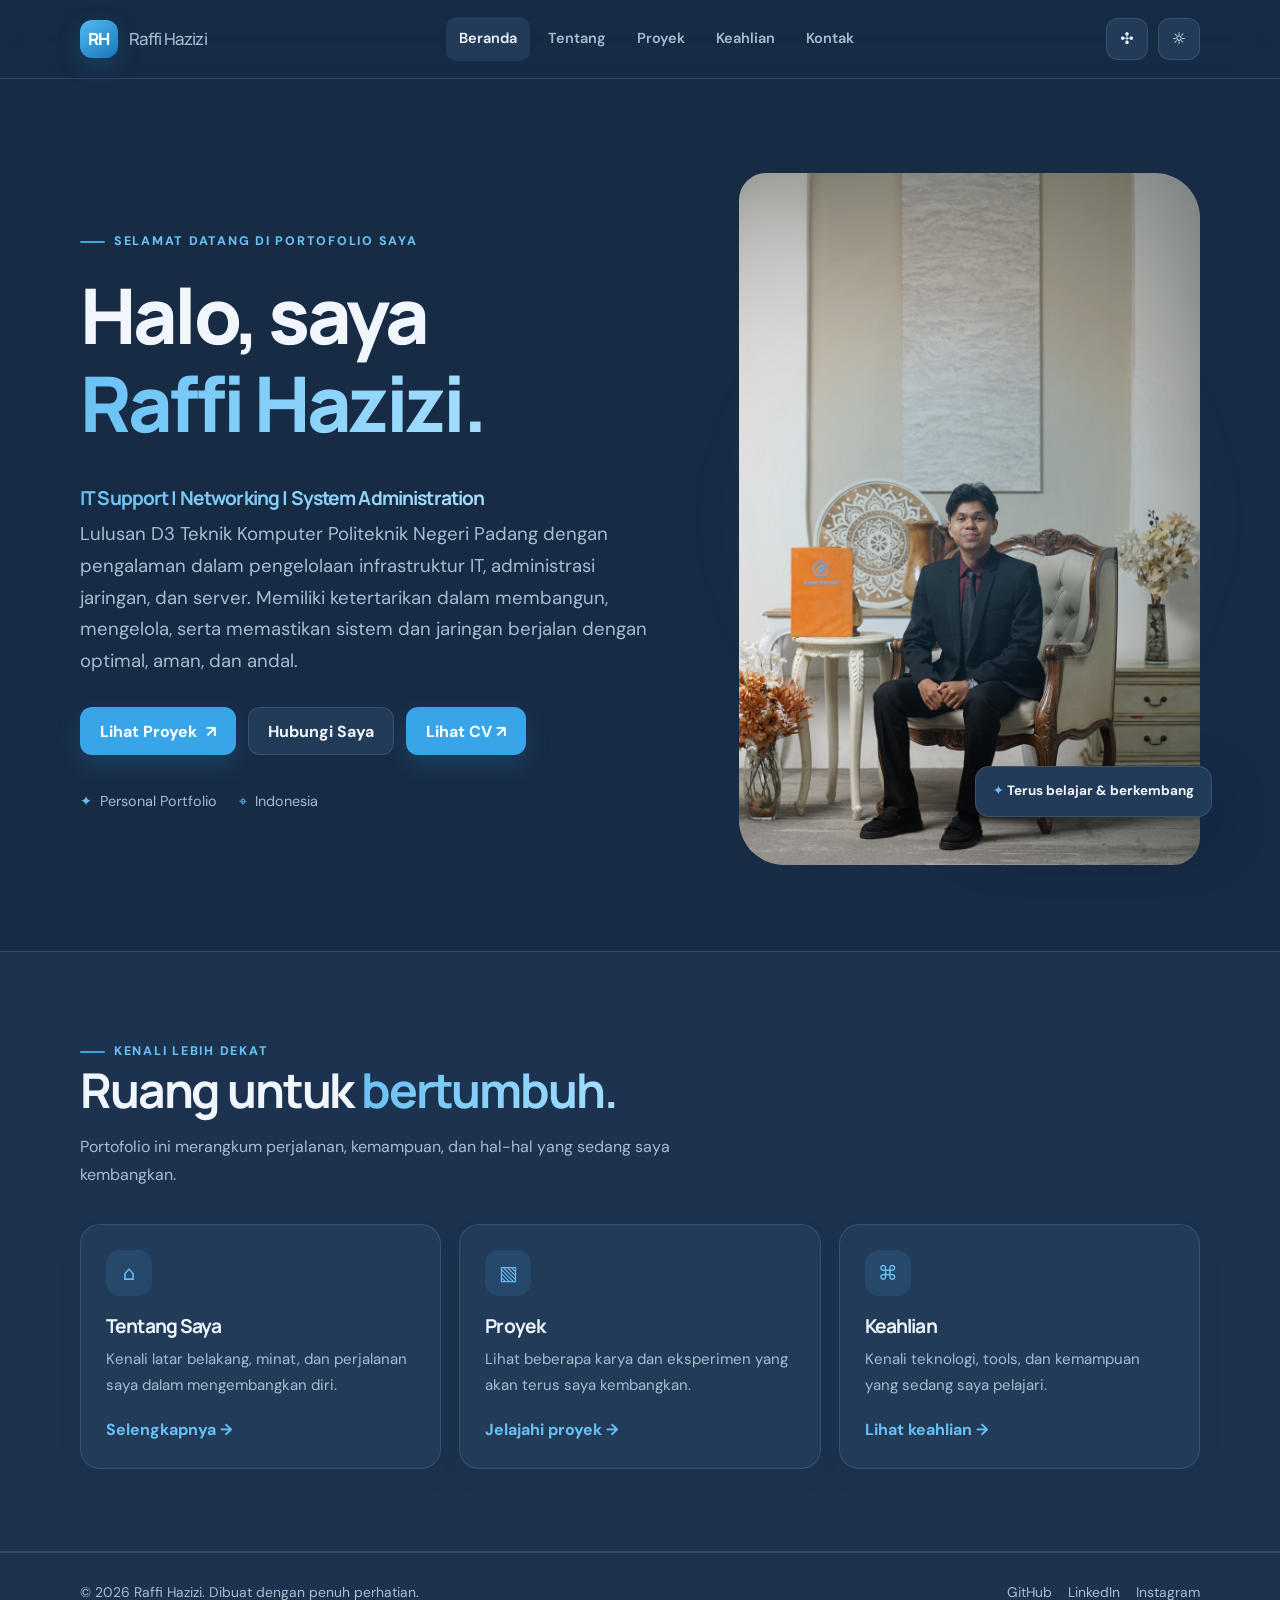
<file: index.html>
<!doctype html>
<html lang="id" data-theme="dark">
<head>
  <meta charset="utf-8">
  <meta name="viewport" content="width=device-width, initial-scale=1">
  <meta name="description" content="Portofolio pribadi Raffi Hazizi. Jelajahi profil, proyek, keahlian, dan informasi kontak.">
  <meta name="theme-color" content="#172b45">
  <title>Beranda | Raffi Hazizi</title>
  <link rel="stylesheet" href="css/style.css">
  <script>try{const t=localStorage.getItem('rh-theme');if(t==='light'||t==='dark')document.documentElement.dataset.theme=t;}catch(e){}</script>
</head>
<body>

<a class="skip-link" href="#main">Lewati ke konten</a>
<header class="site-header">
  <div class="container nav-wrap">
    <a class="brand" href="index.html" aria-label="Raffi Hazizi, beranda">
      <span class="brand-mark">RH</span><span>Raffi<span> Hazizi</span></span>
    </a>
    <nav class="nav-links" data-nav aria-label="Navigasi utama">
      <a href="index.html" aria-current="page">Beranda</a>
      <a href="about.html" >Tentang</a>
      <a href="projects.html" >Proyek</a>
      <a href="skills.html" >Keahlian</a>
      <a href="contact.html" >Kontak</a>
    </nav>
    <div class="nav-actions">
      <button class="icon-button cursor-toggle" type="button" data-cursor-toggle aria-label="Aktifkan custom cursor" aria-pressed="false" title="Custom cursor">✣</button>
      <button class="icon-button" type="button" data-theme-toggle aria-label="Aktifkan mode terang" title="Ganti tema"><span data-theme-icon>☼</span></button>
      <button class="menu-toggle" type="button" data-menu-toggle aria-label="Buka navigasi" aria-expanded="false">☰</button>
    </div>
  </div>
</header>


<main id="main">
  <section class="hero">
    <div class="container hero-grid">
      <div class="reveal">
        <span class="eyebrow">Selamat datang di portofolio saya</span>
        <h1>Halo, saya<br><span class="gradient-text">Raffi Hazizi.</span></h1>
        <h3><br> <span class="gradient-text">IT Support | Networking | System Administration</span></h3>

        <p class="lead">Lulusan D3 Teknik Komputer Politeknik Negeri Padang dengan pengalaman dalam pengelolaan infrastruktur IT, administrasi
        jaringan, dan server. Memiliki ketertarikan dalam membangun, mengelola, serta memastikan sistem dan jaringan berjalan
        dengan optimal, aman, dan andal.</p>
        <div class="hero-actions">
          <a class="btn btn-primary" href="projects.html">Lihat Proyek <span aria-hidden="true">↗</span></a>
          <a class="btn btn-secondary" href="contact.html">Hubungi Saya</a>
          <a href="assets/documents/CV_Raffi Hazizi.pdf" class="btn btn-primary" target="_blank" rel="noopener noreferrer">
            Lihat CV ↗
          </a>
        </div>
        <div class="hero-meta">
          <span><i>✦</i> Personal Portfolio</span>
          <span><i>⌖</i> Indonesia</span>
        </div>
      </div>
      <div class="profile-stage reveal">
        <div class="profile-glow"></div>
        <img src="assets/images/DSC01642.JPG"
     alt="Foto profil Raffi Hazizi"
     class="profile-photo">
        <div class="floating-note"><span>✦</span> Terus belajar & berkembang</div>
      </div>
    </div>
  </section>
  <section class="section section-muted">
    <div class="container">
      <div class="section-heading reveal">
        <span class="eyebrow">Kenali lebih dekat</span>
        <h2>Ruang untuk <span class="gradient-text">bertumbuh.</span></h2>
        <p>Portofolio ini merangkum perjalanan, kemampuan, dan hal-hal yang sedang saya kembangkan.</p>
      </div>
      <div class="cards-grid">
        <article class="card reveal"><div class="card-icon">⌂</div><h3>Tentang Saya</h3><p>Kenali latar belakang, minat, dan perjalanan saya dalam mengembangkan diri.</p><a class="text-link" href="about.html">Selengkapnya →</a></article>
        <article class="card reveal"><div class="card-icon">▧</div><h3>Proyek</h3><p>Lihat beberapa karya dan eksperimen yang akan terus saya kembangkan.</p><a class="text-link" href="projects.html">Jelajahi proyek →</a></article>
        <article class="card reveal"><div class="card-icon">⌘</div><h3>Keahlian</h3><p>Kenali teknologi, tools, dan kemampuan yang sedang saya pelajari.</p><a class="text-link" href="skills.html">Lihat keahlian →</a></article>
      </div>
    </div>
  </section>
</main>

<footer class="site-footer">
  <div class="container footer-wrap">
    <span>© <span data-year></span> Raffi Hazizi. Dibuat dengan penuh perhatian.</span>
    <div class="footer-social">
     <a href="https://github.com/Raffihazizi" data-placeholder-link aria-label="GitHub">GitHub</a>
      <a href="https://www.linkedin.com/in/raffi-hazizi/" data-placeholder-link aria-label="LinkedIn">LinkedIn</a>
      <a href="https://www.instagram.com/raffihzi/" data-placeholder-link aria-label="Instagram">Instagram</a>
    </div>
  </div>
</footer>
<div class="toast" data-toast role="status" aria-live="polite"></div>
<div class="custom-cursor" aria-hidden="true"></div><div class="custom-cursor-dot" aria-hidden="true"></div>
<script src="js/main.js"></script>
</body>
</html>
</file>
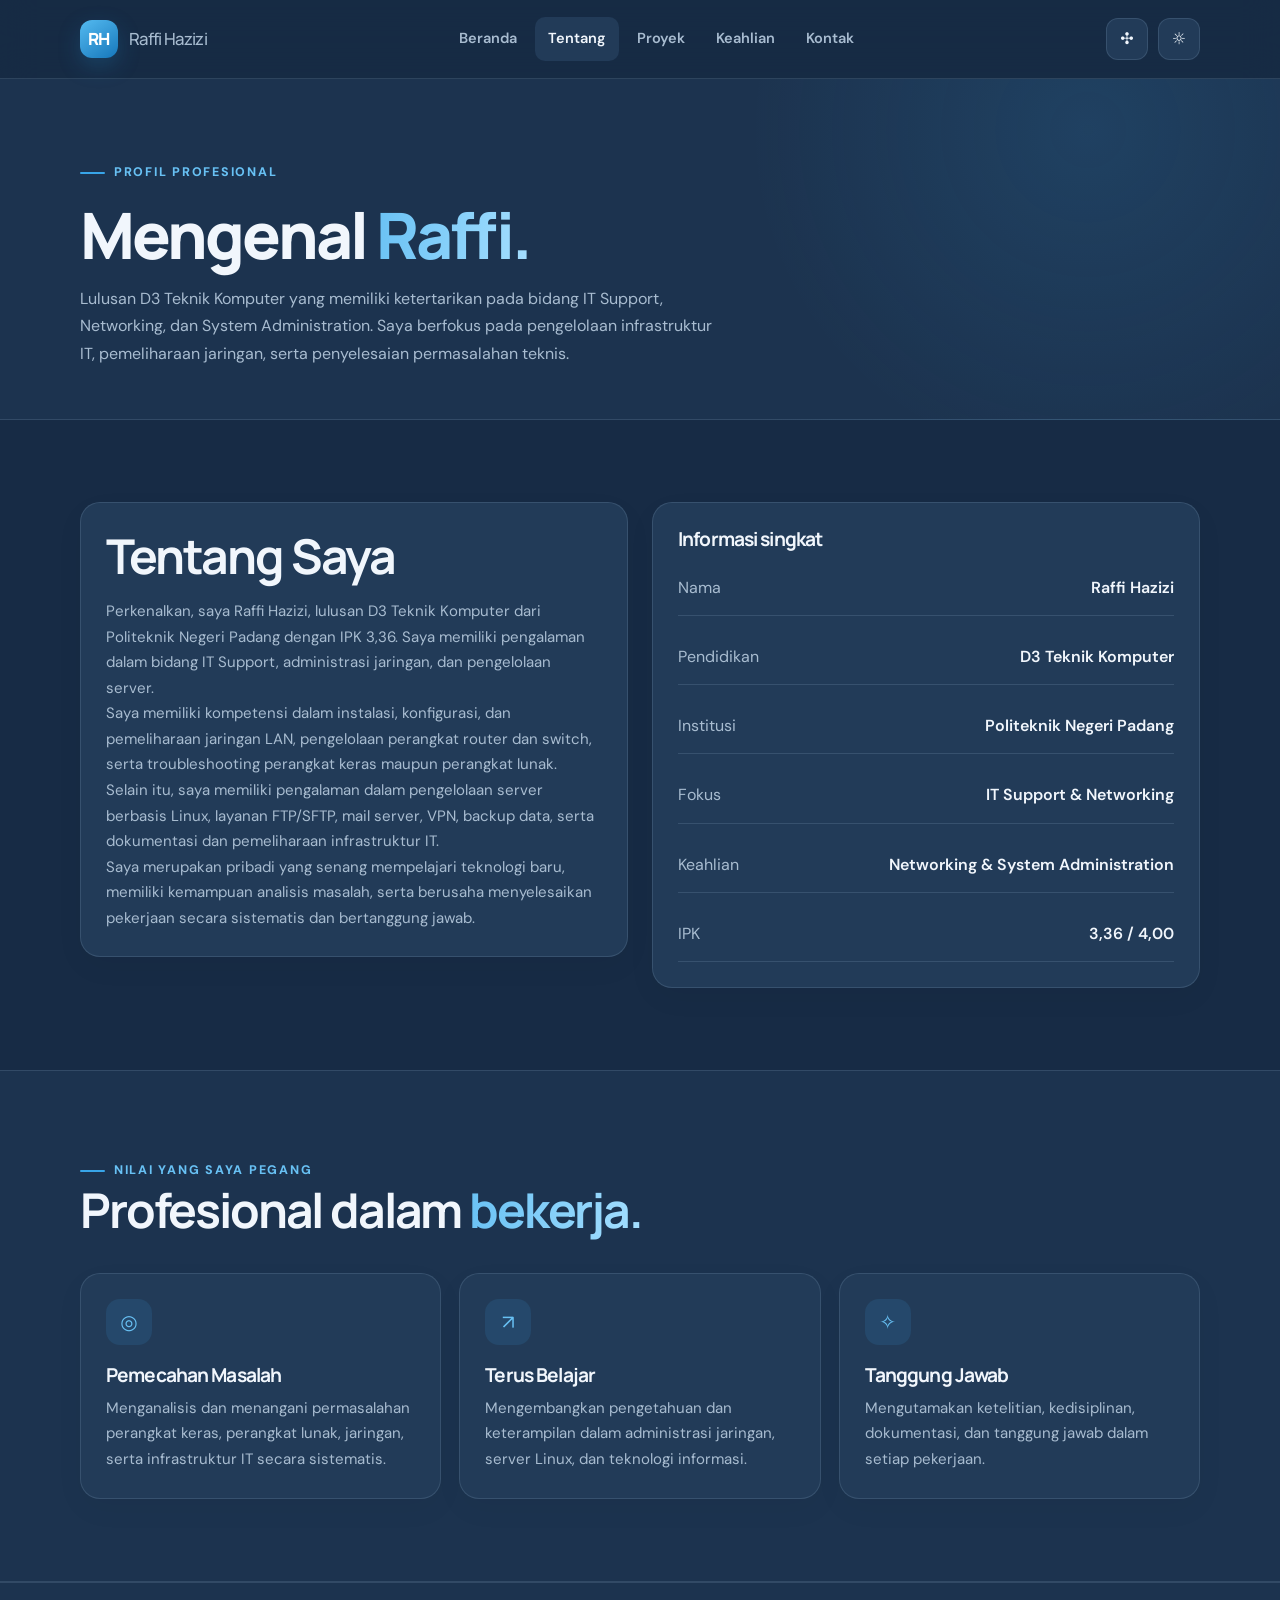
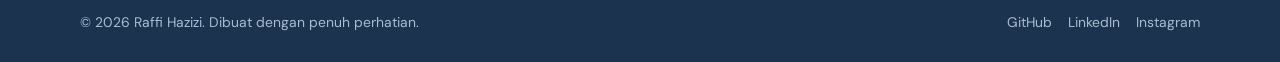
<file: about.html>
<!doctype html>
<html lang="id" data-theme="dark">

<head>
  <meta charset="utf-8">
  <meta name="viewport" content="width=device-width, initial-scale=1">
  <meta name="description"
    content="Profil profesional Raffi Hazizi, lulusan D3 Teknik Komputer dengan fokus IT Support, Networking, dan System Administration.">
  <meta name="theme-color" content="#172b45">
  <title>Tentang Saya | Raffi Hazizi</title>
  <link rel="stylesheet" href="css/style.css">
  <script>try { const t = localStorage.getItem('rh-theme'); if (t === 'light' || t === 'dark') document.documentElement.dataset.theme = t; } catch (e) { }</script>
</head>

<body>

  <a class="skip-link" href="#main">Lewati ke konten</a>
  <header class="site-header">
    <div class="container nav-wrap">
      <a class="brand" href="index.html" aria-label="Raffi Hazizi, beranda">
        <span class="brand-mark">RH</span><span>Raffi<span> Hazizi</span></span>
      </a>
      <nav class="nav-links" data-nav aria-label="Navigasi utama">
        <a href="index.html">Beranda</a>
        <a href="about.html" aria-current="page">Tentang</a>
        <a href="projects.html">Proyek</a>
        <a href="skills.html">Keahlian</a>
        <a href="contact.html">Kontak</a>
      </nav>
      <div class="nav-actions">
        <button class="icon-button cursor-toggle" type="button" data-cursor-toggle aria-label="Aktifkan custom cursor"
          aria-pressed="false" title="Custom cursor">✣</button>
        <button class="icon-button" type="button" data-theme-toggle aria-label="Aktifkan mode terang"
          title="Ganti tema"><span data-theme-icon>☼</span></button>
        <button class="menu-toggle" type="button" data-menu-toggle aria-label="Buka navigasi"
          aria-expanded="false">☰</button>
      </div>
    </div>
  </header>


  <main id="main">
    <section class="page-hero">
      <div class="container reveal">
        <span class="eyebrow">Profil profesional</span>
        <h1>Mengenal <span class="gradient-text">Raffi.</span></h1>
        <p>Lulusan D3 Teknik Komputer yang memiliki ketertarikan pada bidang IT Support, Networking, dan System
          Administration. Saya berfokus pada pengelolaan infrastruktur IT, pemeliharaan jaringan, serta penyelesaian
          permasalahan teknis.</p>
      </div>
    </section>

    <section class="section">
      <div class="container content-grid">
        <article class="card prose reveal">
          <h2>Tentang Saya</h2>
          <p>Perkenalkan, saya Raffi Hazizi, lulusan D3 Teknik Komputer dari Politeknik Negeri Padang dengan IPK 3,36.
            Saya memiliki pengalaman dalam bidang IT Support, administrasi jaringan, dan pengelolaan server.</p>
          <p>Saya memiliki kompetensi dalam instalasi, konfigurasi, dan pemeliharaan jaringan LAN, pengelolaan perangkat
            router dan switch, serta troubleshooting perangkat keras maupun perangkat lunak.</p>
          <p>Selain itu, saya memiliki pengalaman dalam pengelolaan server berbasis Linux, layanan FTP/SFTP, mail
            server, VPN, backup data, serta dokumentasi dan pemeliharaan infrastruktur IT.</p>
          <p>Saya merupakan pribadi yang senang mempelajari teknologi baru, memiliki kemampuan analisis masalah, serta
            berusaha menyelesaikan pekerjaan secara sistematis dan bertanggung jawab.</p>
        </article>

        <aside class="card reveal">
          <h3>Informasi singkat</h3>
          <div class="info-list">
            <div class="info-item"><span>Nama</span><span>Raffi Hazizi</span></div>
            <div class="info-item"><span>Pendidikan</span><span>D3 Teknik Komputer</span></div>
            <div class="info-item"><span>Institusi</span><span>Politeknik Negeri Padang</span></div>
            <div class="info-item"><span>Fokus</span><span>IT Support & Networking</span></div>
            <div class="info-item"><span>Keahlian</span><span>Networking & System Administration</span></div>
            <div class="info-item"><span>IPK</span><span>3,36 / 4,00</span></div>
          </div>
        </aside>
      </div>
    </section>

    <section class="section section-muted">
      <div class="container">
        <div class="section-heading reveal">
          <span class="eyebrow">Nilai yang saya pegang</span>
          <h2>Profesional dalam <span class="gradient-text">bekerja.</span></h2>
        </div>

        <div class="cards-grid">
          <article class="card reveal">
            <div class="card-icon">◎</div>
            <h3>Pemecahan Masalah</h3>
            <p>Menganalisis dan menangani permasalahan perangkat keras, perangkat lunak, jaringan, serta infrastruktur
              IT secara sistematis.</p>
          </article>

          <article class="card reveal">
            <div class="card-icon">↗</div>
            <h3>Terus Belajar</h3>
            <p>Mengembangkan pengetahuan dan keterampilan dalam administrasi jaringan, server Linux, dan teknologi
              informasi.</p>
          </article>

          <article class="card reveal">
            <div class="card-icon">✧</div>
            <h3>Tanggung Jawab</h3>
            <p>Mengutamakan ketelitian, kedisiplinan, dokumentasi, dan tanggung jawab dalam setiap pekerjaan.</p>
          </article>
        </div>
      </div>
    </section>
  </main>

  <footer class="site-footer">
    <div class="container footer-wrap">
      <span>© <span data-year></span> Raffi Hazizi. Dibuat dengan penuh perhatian.</span>
      <div class="footer-social">
       <a href="https://github.com/Raffihazizi" data-placeholder-link aria-label="GitHub">GitHub</a>
      <a href="https://www.linkedin.com/in/raffi-hazizi/" data-placeholder-link aria-label="LinkedIn">LinkedIn</a>
      <a href="https://www.instagram.com/raffihzi/" data-placeholder-link aria-label="Instagram">Instagram</a>
      </div>
    </div>
  </footer>
  <div class="toast" data-toast role="status" aria-live="polite"></div>
  <div class="custom-cursor" aria-hidden="true"></div>
  <div class="custom-cursor-dot" aria-hidden="true"></div>
  <script src="js/main.js"></script>
</body>

</html>
</file>
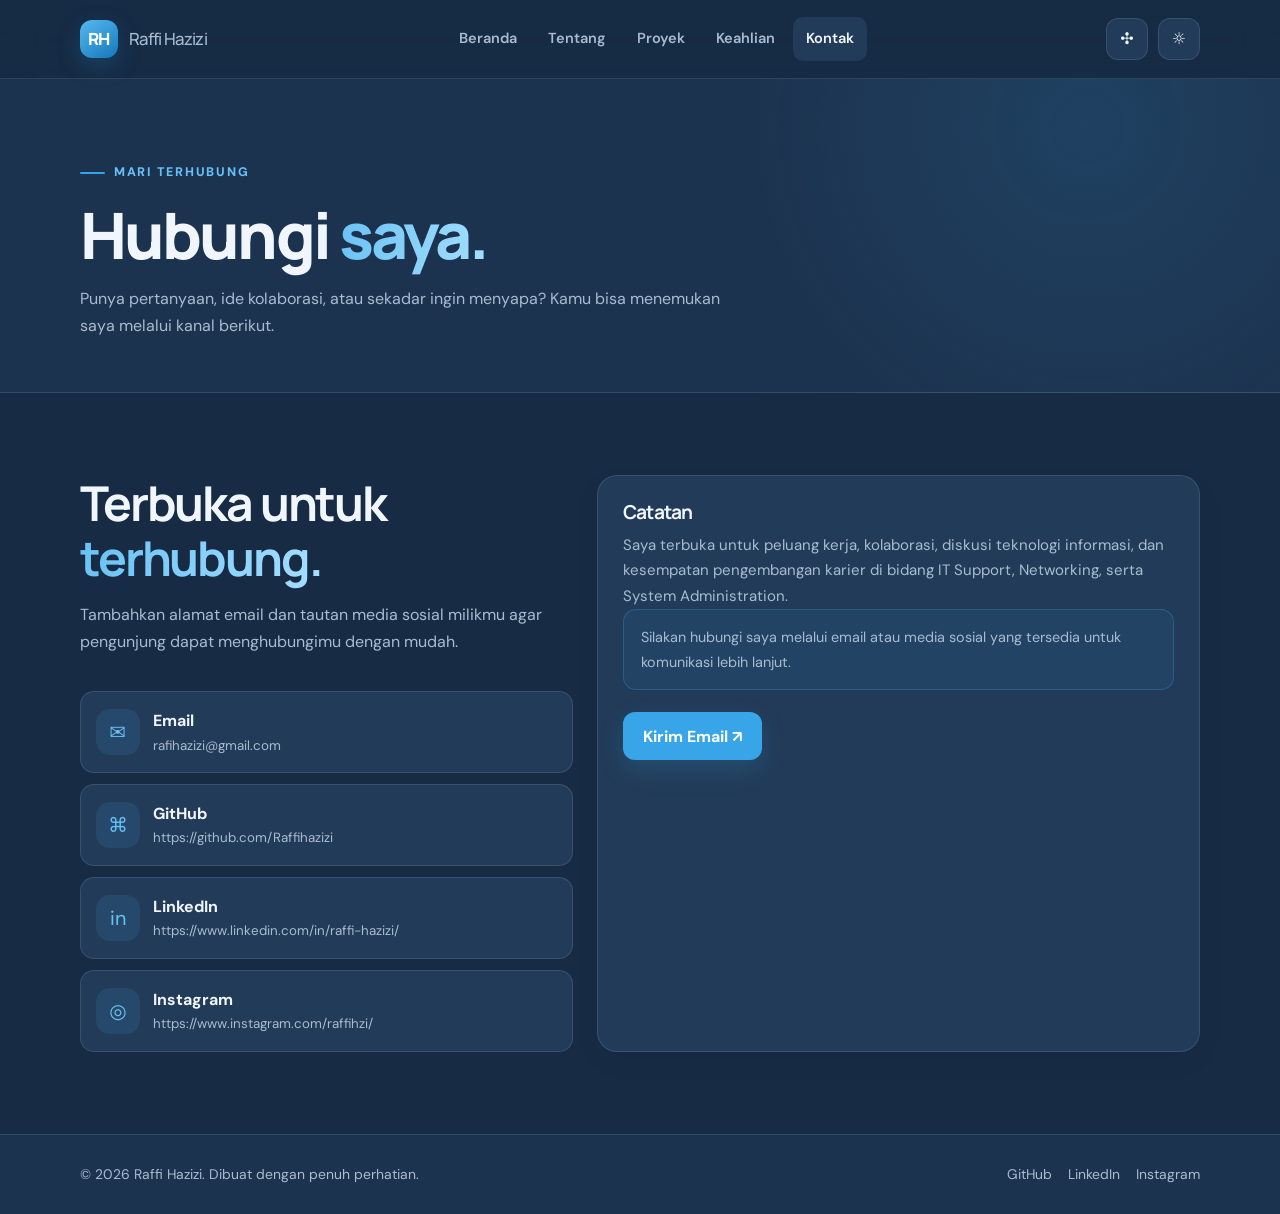
<file: contact.html>
<!doctype html>
<html lang="id" data-theme="dark">
<head>
  <meta charset="utf-8">
  <meta name="viewport" content="width=device-width, initial-scale=1">
  <meta name="description" content="Portofolio pribadi Raffi Hazizi. Jelajahi profil, proyek, keahlian, dan informasi kontak.">
  <meta name="theme-color" content="#172b45">
  <title>Kontak | Raffi Hazizi</title>
  <link rel="stylesheet" href="css/style.css">
  <script>try{const t=localStorage.getItem('rh-theme');if(t==='light'||t==='dark')document.documentElement.dataset.theme=t;}catch(e){}</script>
</head>
<body>

<a class="skip-link" href="#main">Lewati ke konten</a>
<header class="site-header">
  <div class="container nav-wrap">
    <a class="brand" href="index.html" aria-label="Raffi Hazizi, beranda">
      <span class="brand-mark">RH</span><span>Raffi<span> Hazizi</span></span>
    </a>
    <nav class="nav-links" data-nav aria-label="Navigasi utama">
      <a href="index.html" >Beranda</a>
      <a href="about.html" >Tentang</a>
      <a href="projects.html" >Proyek</a>
      <a href="skills.html" >Keahlian</a>
      <a href="contact.html" aria-current="page">Kontak</a>
    </nav>
    <div class="nav-actions">
      <button class="icon-button cursor-toggle" type="button" data-cursor-toggle aria-label="Aktifkan custom cursor" aria-pressed="false" title="Custom cursor">✣</button>
      <button class="icon-button" type="button" data-theme-toggle aria-label="Aktifkan mode terang" title="Ganti tema"><span data-theme-icon>☼</span></button>
      <button class="menu-toggle" type="button" data-menu-toggle aria-label="Buka navigasi" aria-expanded="false">☰</button>
    </div>
  </div>
</header>


<main id="main">
  <section class="page-hero"><div class="container reveal"><span class="eyebrow">Mari terhubung</span><h1>Hubungi <span class="gradient-text">saya.</span></h1><p>Punya pertanyaan, ide kolaborasi, atau sekadar ingin menyapa? Kamu bisa menemukan saya melalui kanal berikut.</p></div></section>
  <section class="section"><div class="container contact-grid">
    <div class="reveal"><div class="section-heading"><h2>Terbuka untuk <span class="gradient-text">terhubung.</span></h2><p>Tambahkan alamat email dan tautan media sosial milikmu agar pengunjung dapat menghubungimu dengan mudah.</p></div>
      <a class="contact-link" href="https://mail.google.com/mail/u/0/?view=cm&fs=1&to=rafihazizi@gmail.com" target="_blank"
        rel="noopener noreferrer">
      
        <span class="card-icon">✉</span>
        <span>
          <strong>Email</strong>
          <small>rafihazizi@gmail.com</small>
        </span>
      </a>
      <a class="contact-link" href="https://github.com/Raffihazizi" data-placeholder-link><span class="card-icon">⌘</span><span><strong>GitHub</strong><small>https://github.com/Raffihazizi</small></span></a>
      <a class="contact-link" href="https://www.linkedin.com/in/raffi-hazizi/" data-placeholder-link><span class="card-icon">in</span><span><strong>LinkedIn</strong><small>https://www.linkedin.com/in/raffi-hazizi/</small></span></a>
      <a class="contact-link" href="https://www.instagram.com/raffihzi/" data-placeholder-link><span class="card-icon">◎</span><span><strong>Instagram</strong><small>https://www.instagram.com/raffihzi/</small></span></a>
    </div>
    <aside class="card reveal">
      <h3>Catatan</h3>
      <p style="color:var(--muted)">
        Saya terbuka untuk peluang kerja, kolaborasi,
        diskusi teknologi informasi, dan kesempatan
        pengembangan karier di bidang IT Support,
        Networking, serta System Administration.
      </p>
    
      <div class="notice">
        Silakan hubungi saya melalui email atau media
        sosial yang tersedia untuk komunikasi lebih lanjut.
      </div>
    
      <a class="btn btn-primary" style="margin-top:22px"
        href="https://mail.google.com/mail/u/0/?view=cm&fs=1&to=rafihazizi@gmail.com" target="_blank"
        rel="noopener noreferrer">
        Kirim Email ↗
      </a>
    </aside>
  </div></section>
</main>

<footer class="site-footer">
  <div class="container footer-wrap">
    <span>© <span data-year></span> Raffi Hazizi. Dibuat dengan penuh perhatian.</span>
    <div class="footer-social">
      <a href="https://github.com/Raffihazizi" data-placeholder-link aria-label="GitHub">GitHub</a>
      <a href="https://www.linkedin.com/in/raffi-hazizi/" data-placeholder-link aria-label="LinkedIn">LinkedIn</a>
      <a href="https://www.instagram.com/raffihzi/" data-placeholder-link aria-label="Instagram">Instagram</a>
    </div>
  </div>
</footer>
<div class="toast" data-toast role="status" aria-live="polite"></div>
<div class="custom-cursor" aria-hidden="true"></div><div class="custom-cursor-dot" aria-hidden="true"></div>
<script src="js/main.js"></script>
</body>
</html>
</file>
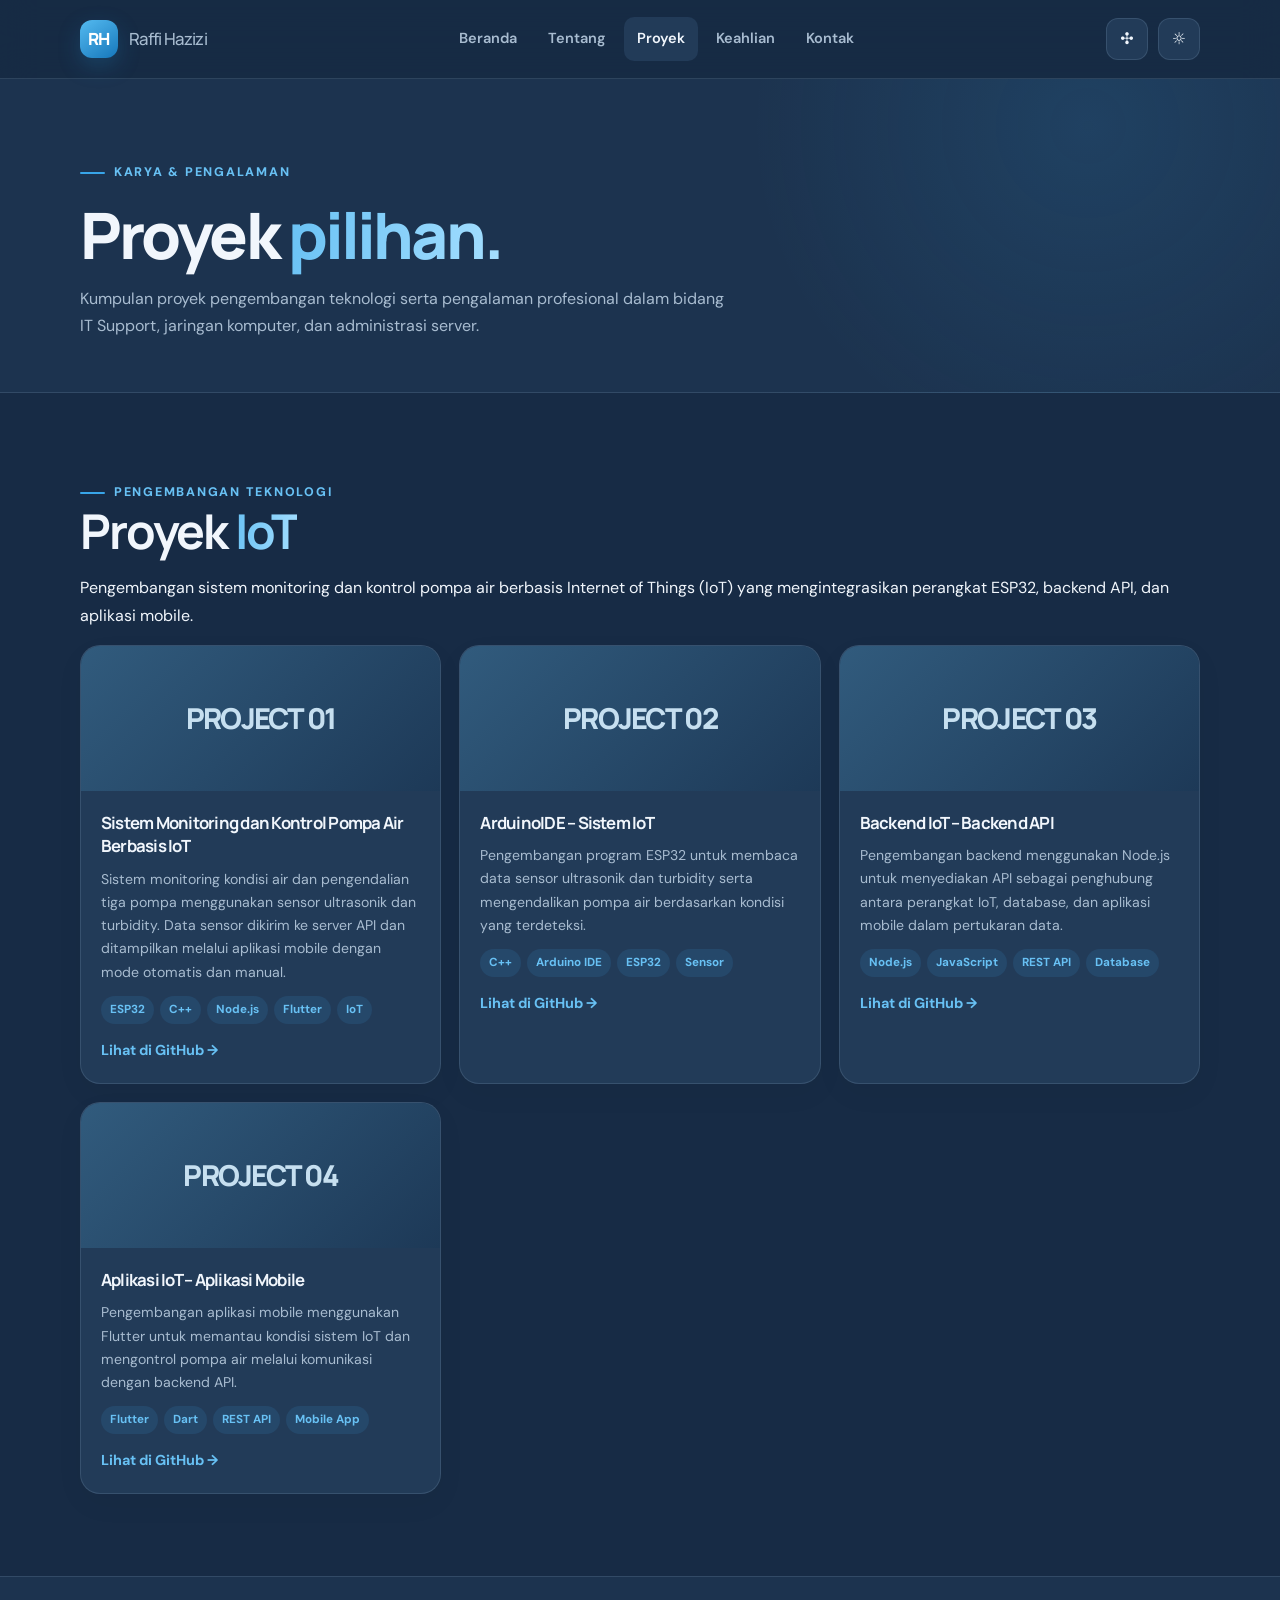
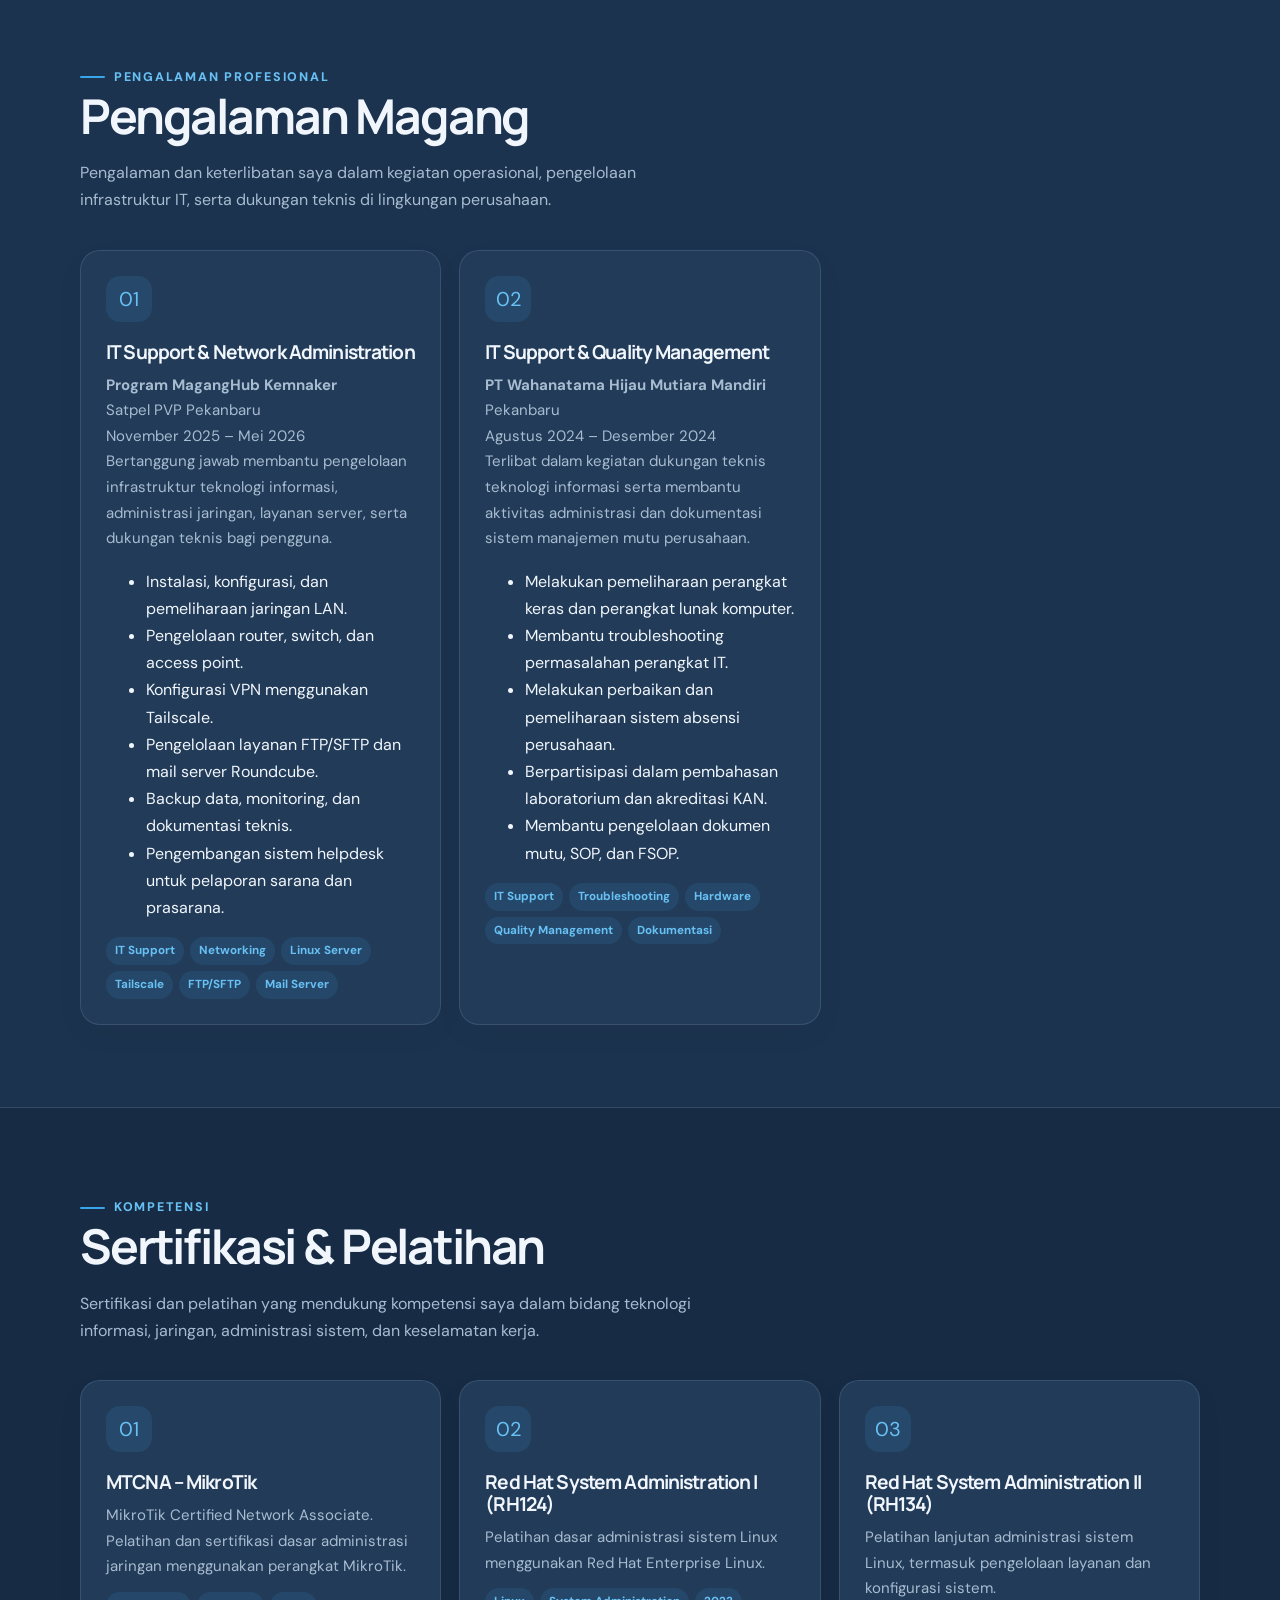
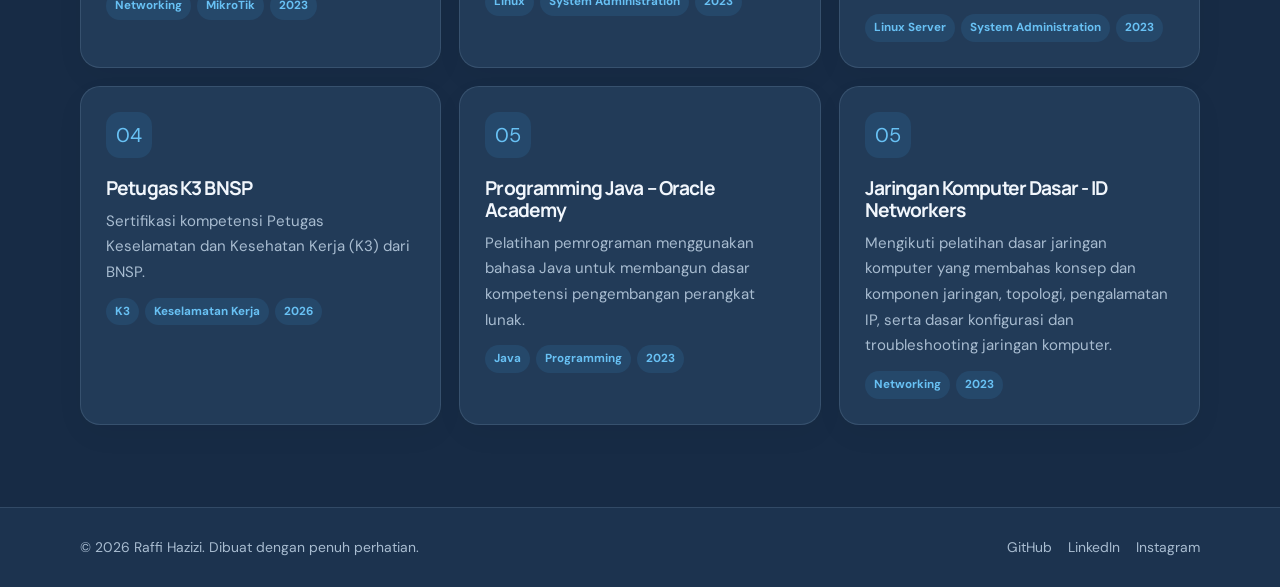
<file: projects.html>
<!doctype html>
<html lang="id" data-theme="dark">

<head>
  <meta charset="utf-8">
  <meta name="viewport" content="width=device-width, initial-scale=1">
  <meta name="description"
    content="Portofolio pribadi Raffi Hazizi. Jelajahi profil, proyek, keahlian, dan informasi kontak.">
  <meta name="theme-color" content="#172b45">
  <title>Proyek | Raffi Hazizi</title>
  <link rel="stylesheet" href="css/style.css">
  <script>try { const t = localStorage.getItem('rh-theme'); if (t === 'light' || t === 'dark') document.documentElement.dataset.theme = t; } catch (e) { }</script>
</head>

<body>

  <a class="skip-link" href="#main">Lewati ke konten</a>
  <header class="site-header">
    <div class="container nav-wrap">
      <a class="brand" href="index.html" aria-label="Raffi Hazizi, beranda">
        <span class="brand-mark">RH</span><span>Raffi<span> Hazizi</span></span>
      </a>
      <nav class="nav-links" data-nav aria-label="Navigasi utama">
        <a href="index.html">Beranda</a>
        <a href="about.html">Tentang</a>
        <a href="projects.html" aria-current="page">Proyek</a>
        <a href="skills.html">Keahlian</a>
        <a href="contact.html">Kontak</a>
      </nav>
      <div class="nav-actions">
        <button class="icon-button cursor-toggle" type="button" data-cursor-toggle aria-label="Aktifkan custom cursor"
          aria-pressed="false" title="Custom cursor">✣</button>
        <button class="icon-button" type="button" data-theme-toggle aria-label="Aktifkan mode terang"
          title="Ganti tema"><span data-theme-icon>☼</span></button>
        <button class="menu-toggle" type="button" data-menu-toggle aria-label="Buka navigasi"
          aria-expanded="false">☰</button>
      </div>
    </div>
  </header>

  <main id="main">

    <!-- HERO -->
    <section class="page-hero">
      <div class="container reveal">
        <span class="eyebrow">Karya & pengalaman</span>
        <h1>Proyek <span class="gradient-text">pilihan.</span></h1>
        <p>
          Kumpulan proyek pengembangan teknologi serta pengalaman
          profesional dalam bidang IT Support, jaringan komputer,
          dan administrasi server.
        </p>
      </div>
    </section>

    <!-- PROYEK TUGAS AKHIR -->
    <section class="section">
      <div class="container">

        <div class="reveal">
          <span class="eyebrow">Pengembangan Teknologi</span>
          <h2>Proyek <span class="gradient-text">IoT</span></h2>
          <p>
            Pengembangan sistem monitoring dan kontrol pompa air
            berbasis Internet of Things (IoT) yang mengintegrasikan
            perangkat ESP32, backend API, dan aplikasi mobile.
          </p>
        </div>

        <div class="project-grid">

          <!-- PROJECT 01 -->
          <article class="card project-card reveal">
            <div class="project-visual">
              <span>PROJECT 01</span>
            </div>
            <div class="project-body">
              <h3>Sistem Monitoring dan Kontrol Pompa Air Berbasis IoT</h3>
              <p>
                Sistem monitoring kondisi air dan pengendalian tiga
                pompa menggunakan sensor ultrasonik dan turbidity.
                Data sensor dikirim ke server API dan ditampilkan
                melalui aplikasi mobile dengan mode otomatis dan manual.
              </p>
              <div class="tag-list">
                <span class="tag">ESP32</span>
                <span class="tag">C++</span>
                <span class="tag">Node.js</span>
                <span class="tag">Flutter</span>
                <span class="tag">IoT</span>
              </div>
              <a class="text-link" href="https://github.com/Raffihazizi/ArduinoIDE_TA" target="_blank"
                rel="noopener noreferrer">
                Lihat di GitHub →
              </a>
            </div>
          </article>

          <!-- PROJECT 02 -->
          <article class="card project-card reveal">
            <div class="project-visual">
              <span>PROJECT 02</span>
            </div>
            <div class="project-body">
              <h3>ArduinoIDE – Sistem IoT</h3>
              <p>
                Pengembangan program ESP32 untuk membaca data sensor
                ultrasonik dan turbidity serta mengendalikan pompa air
                berdasarkan kondisi yang terdeteksi.
              </p>
              <div class="tag-list">
                <span class="tag">C++</span>
                <span class="tag">Arduino IDE</span>
                <span class="tag">ESP32</span>
                <span class="tag">Sensor</span>
              </div>
              <a class="text-link" href="https://github.com/Raffihazizi/ArduinoIDE_TA" target="_blank"
                rel="noopener noreferrer">
                Lihat di GitHub →
              </a>
            </div>
          </article>

          <!-- PROJECT 03 -->
          <article class="card project-card reveal">
            <div class="project-visual">
              <span>PROJECT 03</span>
            </div>
            <div class="project-body">
              <h3>Backend IoT – Backend API</h3>
              <p>
                Pengembangan backend menggunakan Node.js untuk
                menyediakan API sebagai penghubung antara perangkat
                IoT, database, dan aplikasi mobile dalam pertukaran data.
              </p>
              <div class="tag-list">
                <span class="tag">Node.js</span>
                <span class="tag">JavaScript</span>
                <span class="tag">REST API</span>
                <span class="tag">Database</span>
              </div>
              <a class="text-link" href="https://github.com/Raffihazizi/Backend_IoT" target="_blank"
                rel="noopener noreferrer">
                Lihat di GitHub →
              </a>
            </div>
          </article>

          <!-- PROJECT 04 -->
          <article class="card project-card reveal">
            <div class="project-visual">
              <span>PROJECT 04</span>
            </div>
            <div class="project-body">
              <h3>Aplikasi IoT – Aplikasi Mobile</h3>
              <p>
                Pengembangan aplikasi mobile menggunakan Flutter
                untuk memantau kondisi sistem IoT dan mengontrol
                pompa air melalui komunikasi dengan backend API.
              </p>
              <div class="tag-list">
                <span class="tag">Flutter</span>
                <span class="tag">Dart</span>
                <span class="tag">REST API</span>
                <span class="tag">Mobile App</span>
              </div>
              <a class="text-link" href="https://github.com/Raffihazizi/Aplikasi_IoT_TA" target="_blank"
                rel="noopener noreferrer">
                Lihat di GitHub →
              </a>
            </div>
          </article>

        </div>
      </div>
    </section>

    <!-- PENGALAMAN MAGANG -->
    <!-- ========================================
         PENGALAMAN MAGANG
    ======================================== -->
    <section class="section section-muted" id="pengalaman">
      <div class="container">
    
        <div class="section-heading reveal">
          <span class="eyebrow">Pengalaman Profesional</span>
          <h2>Pengalaman Magang</h2>
          <p>
            Pengalaman dan keterlibatan saya dalam kegiatan
            operasional, pengelolaan infrastruktur IT, serta
            dukungan teknis di lingkungan perusahaan.
          </p>
        </div>
    
        <div class="cards-grid">
    
          <!-- MAGANGHUB KEMNAKER -->
          <article class="card reveal">
            <div class="card-icon">
              <span>01</span>
            </div>
    
            <h3>IT Support & Network Administration</h3>
    
            <p>
              <strong>Program MagangHub Kemnaker</strong><br>
              Satpel PVP Pekanbaru<br>
              November 2025 – Mei 2026
            </p>
    
            <p>
              Bertanggung jawab membantu pengelolaan infrastruktur
              teknologi informasi, administrasi jaringan, layanan
              server, serta dukungan teknis bagi pengguna.
            </p>
    
            <ul>
              <li>Instalasi, konfigurasi, dan pemeliharaan jaringan LAN.</li>
              <li>Pengelolaan router, switch, dan access point.</li>
              <li>Konfigurasi VPN menggunakan Tailscale.</li>
              <li>Pengelolaan layanan FTP/SFTP dan mail server Roundcube.</li>
              <li>Backup data, monitoring, dan dokumentasi teknis.</li>
              <li>Pengembangan sistem helpdesk untuk pelaporan sarana dan prasarana.</li>
            </ul>
    
            <div class="tag-list">
              <span class="tag">IT Support</span>
              <span class="tag">Networking</span>
              <span class="tag">Linux Server</span>
              <span class="tag">Tailscale</span>
              <span class="tag">FTP/SFTP</span>
              <span class="tag">Mail Server</span>
            </div>
          </article>
    
          <!-- PT WAHANATAMA -->
          <article class="card reveal">
            <div class="card-icon">
              <span>02</span>
            </div>
    
            <h3>IT Support & Quality Management</h3>
    
            <p>
              <strong>PT Wahanatama Hijau Mutiara Mandiri</strong><br>
              Pekanbaru<br>
              Agustus 2024 – Desember 2024
            </p>
    
            <p>
              Terlibat dalam kegiatan dukungan teknis teknologi
              informasi serta membantu aktivitas administrasi
              dan dokumentasi sistem manajemen mutu perusahaan.
            </p>
    
            <ul>
              <li>Melakukan pemeliharaan perangkat keras dan perangkat lunak komputer.</li>
              <li>Membantu troubleshooting permasalahan perangkat IT.</li>
              <li>Melakukan perbaikan dan pemeliharaan sistem absensi perusahaan.</li>
              <li>Berpartisipasi dalam pembahasan laboratorium dan akreditasi KAN.</li>
              <li>Membantu pengelolaan dokumen mutu, SOP, dan FSOP.</li>
            </ul>
    
            <div class="tag-list">
              <span class="tag">IT Support</span>
              <span class="tag">Troubleshooting</span>
              <span class="tag">Hardware</span>
              <span class="tag">Quality Management</span>
              <span class="tag">Dokumentasi</span>
            </div>
          </article>
    
        </div>
      </div>
    </section>
    
    
    <!-- ========================================
         SERTIFIKASI DAN PELATIHAN
    ======================================== -->
    <section class="section" id="sertifikasi">
      <div class="container">
    
        <div class="section-heading reveal">
          <span class="eyebrow">Kompetensi</span>
          <h2>Sertifikasi & Pelatihan</h2>
          <p>
            Sertifikasi dan pelatihan yang mendukung kompetensi
            saya dalam bidang teknologi informasi, jaringan,
            administrasi sistem, dan keselamatan kerja.
          </p>
        </div>
    
        <div class="cards-grid">
    
          <article class="card reveal">
            <div class="card-icon">01</div>
            <h3>MTCNA – MikroTik</h3>
            <p>
              MikroTik Certified Network Associate.
              Pelatihan dan sertifikasi dasar administrasi
              jaringan menggunakan perangkat MikroTik.
            </p>
            <div class="tag-list">
              <span class="tag">Networking</span>
              <span class="tag">MikroTik</span>
              <span class="tag">2023</span>
            </div>
          </article>
    
          <article class="card reveal">
            <div class="card-icon">02</div>
            <h3>Red Hat System Administration I (RH124)</h3>
            <p>
              Pelatihan dasar administrasi sistem Linux
              menggunakan Red Hat Enterprise Linux.
            </p>
            <div class="tag-list">
              <span class="tag">Linux</span>
              <span class="tag">System Administration</span>
              <span class="tag">2023</span>
            </div>
          </article>
    
          <article class="card reveal">
            <div class="card-icon">03</div>
            <h3>Red Hat System Administration II (RH134)</h3>
            <p>
              Pelatihan lanjutan administrasi sistem Linux,
              termasuk pengelolaan layanan dan konfigurasi sistem.
            </p>
            <div class="tag-list">
              <span class="tag">Linux Server</span>
              <span class="tag">System Administration</span>
              <span class="tag">2023</span>
            </div>
          </article>
    
          <article class="card reveal">
            <div class="card-icon">04</div>
            <h3>Petugas K3 BNSP</h3>
            <p>
              Sertifikasi kompetensi Petugas Keselamatan
              dan Kesehatan Kerja (K3) dari BNSP.
            </p>
            <div class="tag-list">
              <span class="tag">K3</span>
              <span class="tag">Keselamatan Kerja</span>
              <span class="tag">2026</span>
            </div>
          </article>
    
          <article class="card reveal">
            <div class="card-icon">05</div>
            <h3>Programming Java – Oracle Academy</h3>
            <p>
              Pelatihan pemrograman menggunakan bahasa Java
              untuk membangun dasar kompetensi pengembangan
              perangkat lunak.
            </p>
            <div class="tag-list">
              <span class="tag">Java</span>
              <span class="tag">Programming</span>
              <span class="tag">2023</span>
            </div>
          </article>
          <article class="card reveal">
            <div class="card-icon">05</div>
            <h3>Jaringan Komputer Dasar - ID Networkers</h3>
            <p>
              Mengikuti pelatihan dasar jaringan komputer yang
              membahas konsep dan komponen jaringan, topologi,
              pengalamatan IP, serta dasar konfigurasi dan
              troubleshooting jaringan komputer.
            </p>
            <div class="tag-list">
              <span class="tag">Networking</span>
              <span class="tag">2023</span>
            </div>
          </article>
    
        </div>
      </div>
    </section>


  </main>

  <footer class="site-footer">
    <div class="container footer-wrap">
      <span>© <span data-year></span> Raffi Hazizi. Dibuat dengan penuh perhatian.</span>
      <div class="footer-social">
        <a href="https://github.com/Raffihazizi" data-placeholder-link aria-label="GitHub">GitHub</a>
      <a href="https://www.linkedin.com/in/raffi-hazizi/" data-placeholder-link aria-label="LinkedIn">LinkedIn</a>
      <a href="https://www.instagram.com/raffihzi/" data-placeholder-link aria-label="Instagram">Instagram</a>
      </div>
    </div>
  </footer>

  <div class="toast" data-toast role="status" aria-live="polite"></div>
  <div class="custom-cursor" aria-hidden="true"></div>
  <div class="custom-cursor-dot" aria-hidden="true"></div>

  <script src="js/main.js"></script>
</body>

</html>
</file>
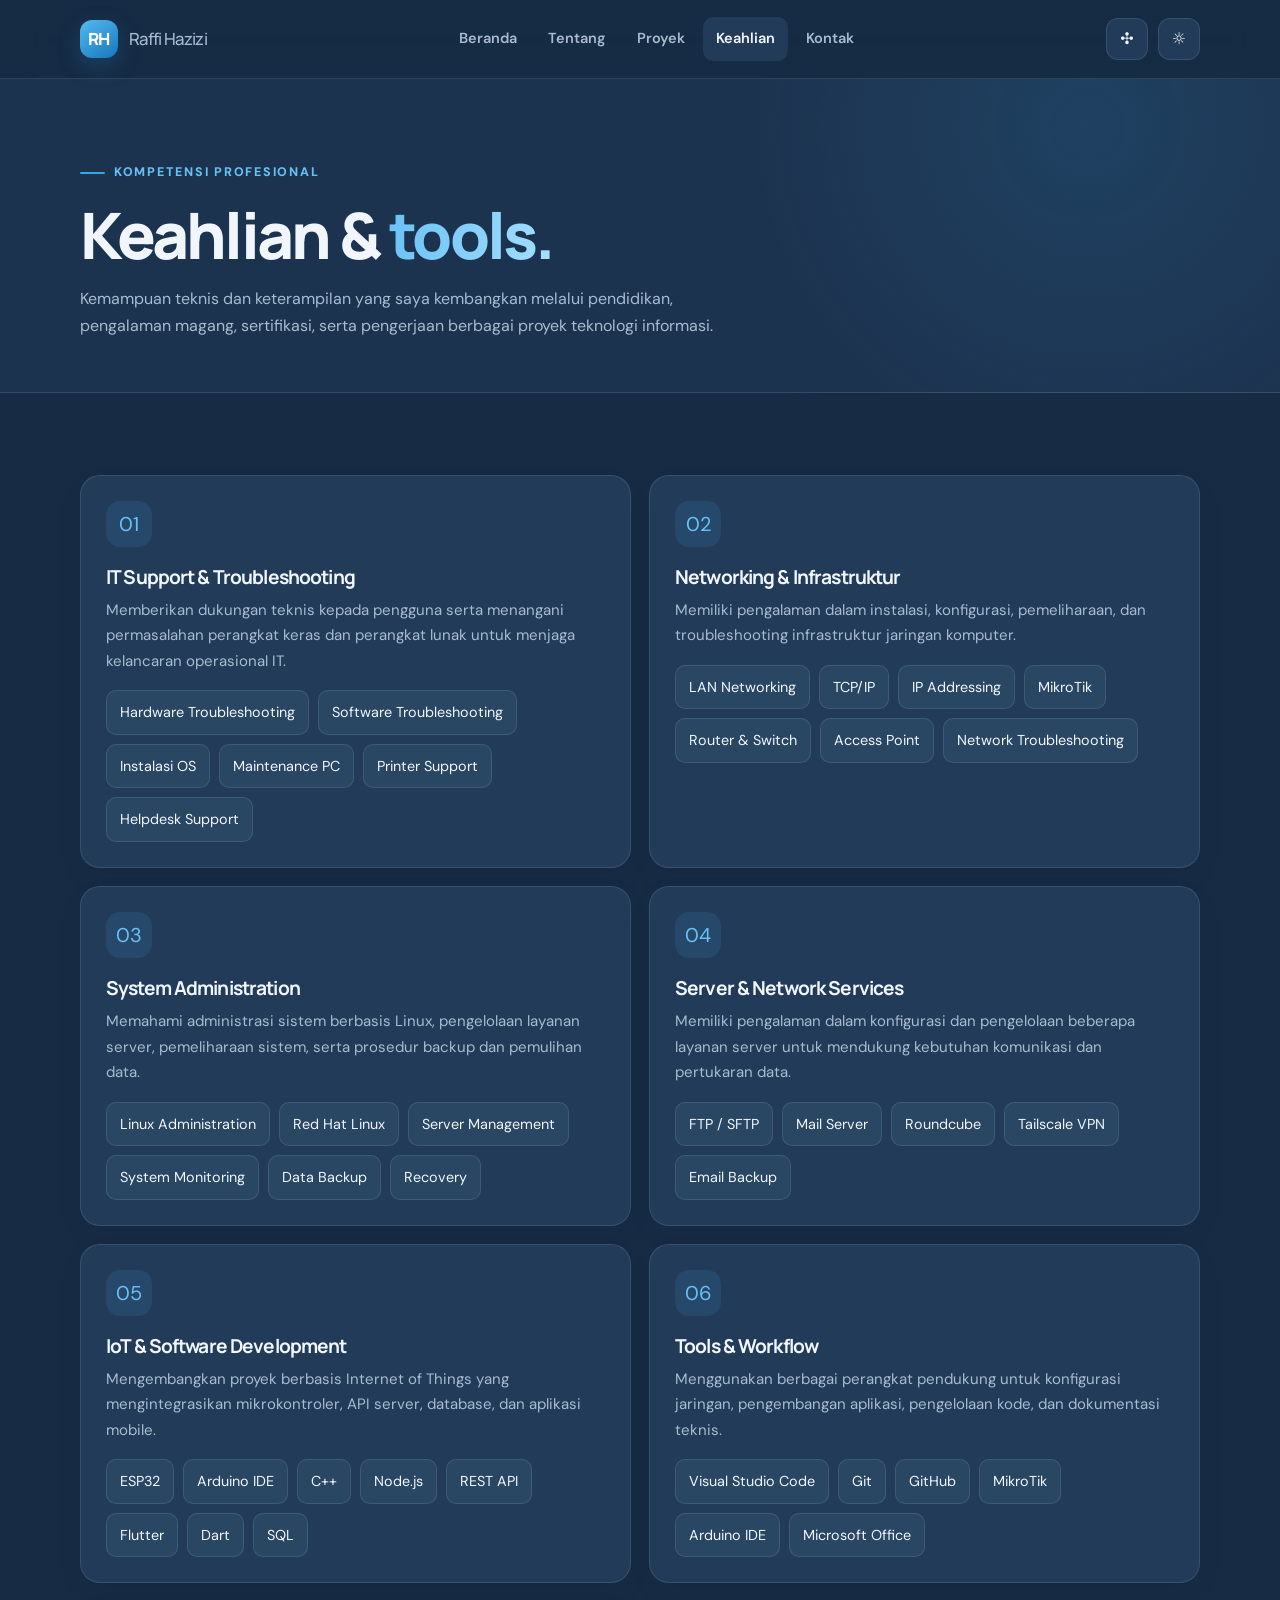
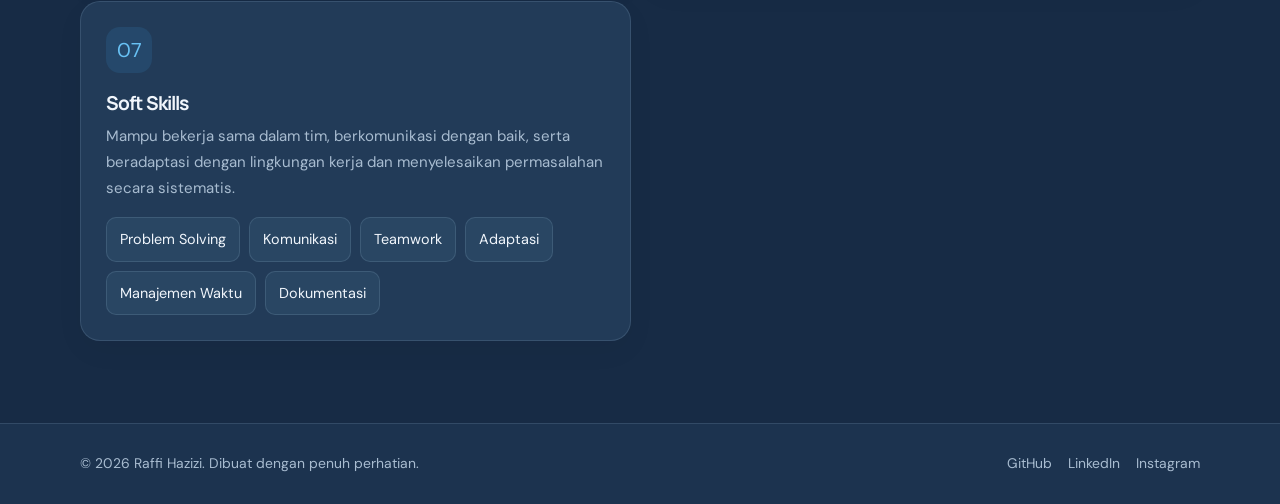
<file: skills.html>
<!doctype html>
<html lang="id" data-theme="dark">
<head>
  <meta charset="utf-8">
  <meta name="viewport" content="width=device-width, initial-scale=1">
  <meta name="description" content="Portofolio pribadi Raffi Hazizi. Jelajahi profil, proyek, keahlian, dan informasi kontak.">
  <meta name="theme-color" content="#172b45">
  <title>Keahlian | Raffi Hazizi</title>
  <link rel="stylesheet" href="css/style.css">
  <script>try{const t=localStorage.getItem('rh-theme');if(t==='light'||t==='dark')document.documentElement.dataset.theme=t;}catch(e){}</script>
</head>
<body>

<a class="skip-link" href="#main">Lewati ke konten</a>
<header class="site-header">
  <div class="container nav-wrap">
    <a class="brand" href="index.html" aria-label="Raffi Hazizi, beranda">
      <span class="brand-mark">RH</span><span>Raffi<span> Hazizi</span></span>
    </a>
    <nav class="nav-links" data-nav aria-label="Navigasi utama">
      <a href="index.html" >Beranda</a>
      <a href="about.html" >Tentang</a>
      <a href="projects.html" >Proyek</a>
      <a href="skills.html" aria-current="page">Keahlian</a>
      <a href="contact.html" >Kontak</a>
    </nav>
    <div class="nav-actions">
      <button class="icon-button cursor-toggle" type="button" data-cursor-toggle aria-label="Aktifkan custom cursor" aria-pressed="false" title="Custom cursor">✣</button>
      <button class="icon-button" type="button" data-theme-toggle aria-label="Aktifkan mode terang" title="Ganti tema"><span data-theme-icon>☼</span></button>
      <button class="menu-toggle" type="button" data-menu-toggle aria-label="Buka navigasi" aria-expanded="false">☰</button>
    </div>
  </div>
</header>


<main id="main">

  <!-- HERO KEAHLIAN -->
  <section class="page-hero">
    <div class="container reveal">
      <span class="eyebrow">Kompetensi Profesional</span>
      <h1>Keahlian & <span class="gradient-text">tools.</span></h1>
      <p>
        Kemampuan teknis dan keterampilan yang saya kembangkan
        melalui pendidikan, pengalaman magang, sertifikasi,
        serta pengerjaan berbagai proyek teknologi informasi.
      </p>
    </div>
  </section>

  <!-- DAFTAR KEAHLIAN -->
  <section class="section">
    <div class="container skills-grid">

      <!-- 1. IT SUPPORT -->
      <article class="card reveal">
        <div class="card-icon">01</div>
        <h3>IT Support & Troubleshooting</h3>
        <p>
          Memberikan dukungan teknis kepada pengguna serta
          menangani permasalahan perangkat keras dan perangkat
          lunak untuk menjaga kelancaran operasional IT.
        </p>
        <div class="skill-list">
          <span class="skill-pill">Hardware Troubleshooting</span>
          <span class="skill-pill">Software Troubleshooting</span>
          <span class="skill-pill">Instalasi OS</span>
          <span class="skill-pill">Maintenance PC</span>
          <span class="skill-pill">Printer Support</span>
          <span class="skill-pill">Helpdesk Support</span>
        </div>
      </article>

      <!-- 2. NETWORKING -->
      <article class="card reveal">
        <div class="card-icon">02</div>
        <h3>Networking & Infrastruktur</h3>
        <p>
          Memiliki pengalaman dalam instalasi, konfigurasi,
          pemeliharaan, dan troubleshooting infrastruktur
          jaringan komputer.
        </p>
        <div class="skill-list">
          <span class="skill-pill">LAN Networking</span>
          <span class="skill-pill">TCP/IP</span>
          <span class="skill-pill">IP Addressing</span>
          <span class="skill-pill">MikroTik</span>
          <span class="skill-pill">Router & Switch</span>
          <span class="skill-pill">Access Point</span>
          <span class="skill-pill">Network Troubleshooting</span>
        </div>
      </article>

      <!-- 3. SYSTEM ADMINISTRATION -->
      <article class="card reveal">
        <div class="card-icon">03</div>
        <h3>System Administration</h3>
        <p>
          Memahami administrasi sistem berbasis Linux,
          pengelolaan layanan server, pemeliharaan sistem,
          serta prosedur backup dan pemulihan data.
        </p>
        <div class="skill-list">
          <span class="skill-pill">Linux Administration</span>
          <span class="skill-pill">Red Hat Linux</span>
          <span class="skill-pill">Server Management</span>
          <span class="skill-pill">System Monitoring</span>
          <span class="skill-pill">Data Backup</span>
          <span class="skill-pill">Recovery</span>
        </div>
      </article>

      <!-- 4. SERVER & NETWORK SERVICES -->
      <article class="card reveal">
        <div class="card-icon">04</div>
        <h3>Server & Network Services</h3>
        <p>
          Memiliki pengalaman dalam konfigurasi dan pengelolaan
          beberapa layanan server untuk mendukung kebutuhan
          komunikasi dan pertukaran data.
        </p>
        <div class="skill-list">
          <span class="skill-pill">FTP / SFTP</span>
          <span class="skill-pill">Mail Server</span>
          <span class="skill-pill">Roundcube</span>
          <span class="skill-pill">Tailscale VPN</span>
          <span class="skill-pill">Email Backup</span>
        </div>
      </article>

      <!-- 5. IOT & SOFTWARE DEVELOPMENT -->
      <article class="card reveal">
        <div class="card-icon">05</div>
        <h3>IoT & Software Development</h3>
        <p>
          Mengembangkan proyek berbasis Internet of Things
          yang mengintegrasikan mikrokontroler, API server,
          database, dan aplikasi mobile.
        </p>
        <div class="skill-list">
          <span class="skill-pill">ESP32</span>
          <span class="skill-pill">Arduino IDE</span>
          <span class="skill-pill">C++</span>
          <span class="skill-pill">Node.js</span>
          <span class="skill-pill">REST API</span>
          <span class="skill-pill">Flutter</span>
          <span class="skill-pill">Dart</span>
          <span class="skill-pill">SQL</span>
        </div>
      </article>

      <!-- 6. TOOLS & WORKFLOW -->
      <article class="card reveal">
        <div class="card-icon">06</div>
        <h3>Tools & Workflow</h3>
        <p>
          Menggunakan berbagai perangkat pendukung untuk
          konfigurasi jaringan, pengembangan aplikasi,
          pengelolaan kode, dan dokumentasi teknis.
        </p>
        <div class="skill-list">
          <span class="skill-pill">Visual Studio Code</span>
          <span class="skill-pill">Git</span>
          <span class="skill-pill">GitHub</span>
          <span class="skill-pill">MikroTik</span>
          <span class="skill-pill">Arduino IDE</span>
          <span class="skill-pill">Microsoft Office</span>
        </div>
      </article>

      <!-- 7. SOFT SKILLS -->
      <article class="card reveal">
        <div class="card-icon">07</div>
        <h3>Soft Skills</h3>
        <p>
          Mampu bekerja sama dalam tim, berkomunikasi dengan
          baik, serta beradaptasi dengan lingkungan kerja
          dan menyelesaikan permasalahan secara sistematis.
        </p>
        <div class="skill-list">
          <span class="skill-pill">Problem Solving</span>
          <span class="skill-pill">Komunikasi</span>
          <span class="skill-pill">Teamwork</span>
          <span class="skill-pill">Adaptasi</span>
          <span class="skill-pill">Manajemen Waktu</span>
          <span class="skill-pill">Dokumentasi</span>
        </div>
      </article>

    </div>
  </section>

</main>


<footer class="site-footer">
  <div class="container footer-wrap">
    <span>© <span data-year></span> Raffi Hazizi. Dibuat dengan penuh perhatian.</span>
    <div class="footer-social">
      <a href="https://github.com/Raffihazizi" data-placeholder-link aria-label="GitHub">GitHub</a>
      <a href="https://www.linkedin.com/in/raffi-hazizi/" data-placeholder-link aria-label="LinkedIn">LinkedIn</a>
      <a href="https://www.instagram.com/raffihzi/" data-placeholder-link aria-label="Instagram">Instagram</a>
    </div>
  </div>
</footer>
<div class="toast" data-toast role="status" aria-live="polite"></div>
<div class="custom-cursor" aria-hidden="true"></div><div class="custom-cursor-dot" aria-hidden="true"></div>
<script src="js/main.js"></script>
</body>
</html>
</file>
<file: css/style.css>
@import url('https://fonts.googleapis.com/css2?family=DM+Sans:wght@400;500;600;700&family=Manrope:wght@400;500;600;700;800&display=swap');

:root {
  color-scheme: dark;
  --bg: #172b45;
  --bg-elevated: #1c334f;
  --surface: #223b58;
  --surface-2: #294663;
  --text: #f1f6fc;
  --muted: #a8bcd0;
  --muted-2: #829bb4;
  --accent: #38a5e8;
  --accent-strong: #68c1f4;
  --border: rgba(174, 205, 232, .15);
  --shadow: 0 22px 60px rgba(4, 15, 29, .22);
  --nav-bg: rgba(23, 43, 69, .84);
  --radius: 20px;
  --font-body: "DM Sans", system-ui, sans-serif;
  --font-heading: "Manrope", "DM Sans", sans-serif;
}
:root[data-theme="light"] {
  color-scheme: light;
  --bg: #edf4fa;
  --bg-elevated: #f7fbff;
  --surface: #ffffff;
  --surface-2: #e4eff8;
  --text: #18324d;
  --muted: #58718a;
  --muted-2: #7189a0;
  --accent: #087fc4;
  --accent-strong: #056ca9;
  --border: rgba(34, 74, 110, .14);
  --shadow: 0 22px 60px rgba(29, 67, 100, .10);
  --nav-bg: rgba(237, 244, 250, .86);
}
* { box-sizing: border-box; }
html { scroll-behavior: smooth; scroll-padding-top: 100px; }
body {
  margin: 0; min-width: 320px; background: var(--bg); color: var(--text);
  font-family: var(--font-body); line-height: 1.7; transition: background .25s, color .25s;
}
body, button, a { cursor: auto; }
a { color: inherit; text-decoration: none; }
button { font: inherit; }
img { display: block; max-width: 100%; }
::selection { background: rgba(56,165,232,.3); }
.container { width: min(1120px, calc(100% - 48px)); margin-inline: auto; }
.skip-link { position: absolute; left: 16px; top: -60px; z-index: 1000; background: var(--accent); color: white; padding: 10px 14px; border-radius: 8px; }
.skip-link:focus { top: 12px; }
.site-header {
  position: sticky; top: 0; z-index: 100; background: var(--nav-bg);
  border-bottom: 1px solid var(--border); backdrop-filter: blur(18px);
}
.nav-wrap { min-height: 78px; display: flex; align-items: center; justify-content: space-between; gap: 24px; }
.brand { display: inline-flex; align-items: center; gap: 11px; font-family: var(--font-heading); font-weight: 800; letter-spacing: -.04em; font-size: 1.05rem; }
.brand-mark { width: 38px; height: 38px; display: grid; place-items: center; border-radius: 12px; color: white; background: linear-gradient(145deg, #54baf0, #1677bb); box-shadow: 0 8px 22px rgba(31,137,200,.25); }
.brand span:last-child { color: var(--muted); font-weight: 500; }
.nav-links { display: flex; align-items: center; gap: 5px; }
.nav-links a { color: var(--muted); font-size: .91rem; font-weight: 600; padding: 10px 13px; border-radius: 10px; transition: color .2s, background .2s; }
.nav-links a:hover, .nav-links a[aria-current="page"] { color: var(--text); background: var(--surface); }
.nav-actions { display: flex; align-items: center; gap: 10px; }
.icon-button, .menu-toggle {
  width: 42px; height: 42px; display: inline-grid; place-items: center; border: 1px solid var(--border);
  border-radius: 12px; background: var(--surface); color: var(--text); transition: transform .2s, border-color .2s;
}
.icon-button:hover, .menu-toggle:hover { transform: translateY(-2px); border-color: var(--accent); }
.menu-toggle { display: none; }
.btn { display: inline-flex; align-items: center; justify-content: center; gap: 9px; min-height: 48px; padding: 0 19px; border-radius: 12px; font-weight: 700; border: 1px solid transparent; transition: transform .2s, background .2s, border-color .2s, box-shadow .2s; }
.btn:hover { transform: translateY(-2px); }
.btn-primary { background: var(--accent); color: #fff; box-shadow: 0 10px 24px rgba(56,165,232,.18); }
.btn-primary:hover { background: var(--accent-strong); box-shadow: 0 14px 28px rgba(56,165,232,.24); }
.btn-secondary { color: var(--text); background: var(--surface); border-color: var(--border); }
.btn-secondary:hover { border-color: var(--accent); }
.btn-small { min-height: 40px; padding-inline: 14px; font-size: .88rem; }
.hero { padding: 94px 0 86px; overflow: hidden; }
.hero-grid { display: grid; grid-template-columns: 1.12fr .88fr; align-items: center; gap: 72px; }
.eyebrow { display: inline-flex; align-items: center; gap: 9px; color: var(--accent-strong); font-size: .78rem; font-weight: 800; letter-spacing: .14em; text-transform: uppercase; }
.eyebrow::before { content: ""; width: 25px; height: 2px; border-radius: 5px; background: var(--accent); }
h1, h2, h3, p { margin-top: 0; }
h1, h2, h3 { font-family: var(--font-heading); line-height: 1.15; letter-spacing: -.045em; }
h1 { margin: 18px 0; font-size: clamp(2.8rem, 6vw, 5.15rem); font-weight: 800; }
h2 { font-size: clamp(2rem, 4vw, 3rem); margin-bottom: 16px; }
h3 { font-size: 1.2rem; margin-bottom: 10px; }
.gradient-text { background: linear-gradient(100deg, var(--accent-strong), #a5dfff); -webkit-background-clip: text; background-clip: text; color: transparent; }
.lead { color: var(--muted); font-size: clamp(1.02rem, 1.6vw, 1.16rem); max-width: 620px; }
.hero-actions { display: flex; flex-wrap: wrap; gap: 12px; margin-top: 30px; }
.hero-meta { display: flex; flex-wrap: wrap; gap: 22px; margin-top: 34px; color: var(--muted); font-size: .9rem; }
.hero-meta span { display: inline-flex; align-items: center; gap: 8px; }
.hero-meta i, .inline-icon { color: var(--accent-strong); font-style: normal; }
.profile-stage {
  position: relative;
  display: grid;
  place-items: center;
  min-height: 500px;
}

/* Efek cahaya di belakang foto */
.profile-glow {
  position: absolute;
  width: 350px;
  height: 350px;
  border-radius: 50%;
  background: rgba(56, 165, 232, .16);
  filter: blur(50px);
}

/* Bingkai foto */
.profile-frame {
  position: relative;
  width: min(340px, 80vw);
  aspect-ratio: 3 / 4;
  padding: 8px;
  border: 1px solid rgba(117, 194, 239, .34);
  border-radius: 35px 55px 35px 55px;

  background: linear-gradient(145deg,
      rgba(69, 163, 218, .24),
      rgba(41, 67, 95, .52));

  box-shadow: var(--shadow);
  transform: rotate(1deg);
}

/* Foto asli */
.profile-photo {
  width: 100%;
  height: 100%;
  display: block;

  object-fit: contain;
  object-position: center;

  border-radius: 27px 45px 27px 45px;
}

/* Placeholder jika tidak ada foto */
.profile-placeholder {
  height: 100%;
  width: 100%;
  display: grid;
  place-items: center;
  overflow: hidden;
  border-radius: 25px;
  background: linear-gradient(155deg, #365a79, #203750 65%, #172b45);
  color: #eaf6ff;
}

.profile-placeholder .initials {
  font-family: var(--font-heading);
  font-size: 5rem;
  font-weight: 800;
  letter-spacing: -.08em;
}

.profile-placeholder small {
  display: block;
  margin-top: -70px;
  color: #c2dced;
  font-size: .76rem;
  letter-spacing: .12em;
  text-transform: uppercase;
}

/* Tulisan melayang */
.floating-note {
  position: absolute;
  right: -12px;
  bottom: 48px;
  padding: 13px 17px;
  border: 1px solid var(--border);
  border-radius: 14px;
  background: var(--surface);
  box-shadow: var(--shadow);
  color: var(--text);
  font-size: .84rem;
  font-weight: 700;
}

/* Tampilan mobile */
@media (max-width: 768px) {
  .profile-stage {
    min-height: 420px;
  }

  .profile-frame {
    width: min(290px, 80vw);
  }

  .floating-note {
    right: 0;
    bottom: 25px;
  }
}
.floating-note { position: absolute; right: -12px; bottom: 48px; padding: 13px 17px; border: 1px solid var(--border); border-radius: 14px; background: var(--surface); box-shadow: var(--shadow); color: var(--text); font-size: .84rem; font-weight: 700; }
.floating-note span { color: var(--accent-strong); }
.section { padding: 82px 0; }
.section-muted { background: var(--bg-elevated); border-block: 1px solid var(--border); }
.section-heading { max-width: 650px; margin-bottom: 36px; }
.section-heading p { color: var(--muted); margin-bottom: 0; }
.cards-grid { display: grid; grid-template-columns: repeat(3, 1fr); gap: 18px; }
.card { padding: 25px; background: var(--surface); border: 1px solid var(--border); border-radius: var(--radius); box-shadow: 0 10px 30px rgba(0,0,0,.04); transition: transform .25s, border-color .25s, box-shadow .25s; }
.card:hover { transform: translateY(-5px); border-color: rgba(56,165,232,.5); box-shadow: var(--shadow); }
.card-icon { width: 46px; height: 46px; display: grid; place-items: center; margin-bottom: 19px; border-radius: 14px; background: rgba(56,165,232,.13); color: var(--accent-strong); font-size: 1.25rem; }
.card p { color: var(--muted); margin-bottom: 0; font-size: .94rem; }
.text-link { display: inline-flex; align-items: center; gap: 8px; color: var(--accent-strong); font-weight: 700; margin-top: 18px; }
.text-link:hover { gap: 12px; }
.stats-row { display: grid; grid-template-columns: repeat(3, 1fr); gap: 15px; margin-top: 26px; }
.stat { padding: 20px; border-radius: 16px; background: var(--surface); border: 1px solid var(--border); }
.stat strong { display: block; font: 800 1.65rem var(--font-heading); color: var(--accent-strong); }
.stat span { color: var(--muted); font-size: .84rem; }
.page-hero { padding: 76px 0 52px; background: radial-gradient(circle at 85% 15%, rgba(56,165,232,.12), transparent 30%), var(--bg-elevated); border-bottom: 1px solid var(--border); }
.page-hero h1 { font-size: clamp(2.5rem, 5vw, 4rem); margin: 14px 0; }
.page-hero p { color: var(--muted); max-width: 650px; margin-bottom: 0; }
.content-grid { display: grid; grid-template-columns: 1fr 1fr; gap: 24px; align-items: start; }
.prose p { color: var(--muted); }
.prose p:last-child { margin-bottom: 0; }
.info-list { display: grid; gap: 13px; }
.info-item { display: flex; justify-content: space-between; gap: 16px; padding: 14px 0; border-bottom: 1px solid var(--border); }
.info-item span:first-child { color: var(--muted); }
.info-item span:last-child { text-align: right; font-weight: 600; }
.project-grid { display: grid; grid-template-columns: repeat(2, 1fr); gap: 22px; }
.project-card { overflow: hidden; padding: 0; }
.project-visual { min-height: 205px; display: grid; place-items: center; padding: 25px; background: linear-gradient(135deg, #315b7d, #1d3957); color: #d8f0ff; }
.project-visual span { font: 800 2.3rem var(--font-heading); letter-spacing: -.06em; opacity: .9; }
.project-body { padding: 24px; }
.project-body p { color: var(--muted); font-size: .94rem; }
.tag-list { display: flex; flex-wrap: wrap; gap: 8px; margin-top: 16px; }
.tag { display: inline-flex; padding: 5px 10px; border-radius: 999px; background: rgba(56,165,232,.12); color: var(--accent-strong); font-size: .77rem; font-weight: 700; }
.skills-grid { display: grid; grid-template-columns: repeat(2, 1fr); gap: 18px; }
.skill-list { display: flex; flex-wrap: wrap; gap: 9px; margin-top: 16px; }
.skill-pill { padding: 9px 13px; border-radius: 10px; background: var(--surface-2); color: var(--text); font-size: .9rem; border: 1px solid var(--border); }
.contact-grid { display: grid; grid-template-columns: .9fr 1.1fr; gap: 24px; }
.contact-link { display: flex; align-items: center; gap: 13px; padding: 15px; border: 1px solid var(--border); border-radius: 14px; background: var(--surface); margin-top: 11px; transition: border-color .2s, transform .2s; }
.contact-link:hover { border-color: var(--accent); transform: translateX(3px); }
.contact-link .card-icon { margin: 0; flex: 0 0 44px; }
.contact-link small { display: block; color: var(--muted); }
.notice { padding: 15px 17px; border: 1px solid rgba(56,165,232,.28); background: rgba(56,165,232,.08); border-radius: 13px; color: var(--muted); font-size: .9rem; }
.site-footer { padding: 28px 0; border-top: 1px solid var(--border); background: var(--bg-elevated); }
.footer-wrap { display: flex; justify-content: space-between; align-items: center; gap: 20px; color: var(--muted); font-size: .87rem; }
.footer-social { display: flex; gap: 16px; }
.footer-social a:hover { color: var(--accent-strong); }
.reveal { opacity: 0; transform: translateY(18px); transition: opacity .65s ease, transform .65s ease; }
.reveal.is-visible { opacity: 1; transform: translateY(0); }
.toast { position: fixed; z-index: 300; left: 50%; bottom: 24px; transform: translate(-50%, 20px); opacity: 0; pointer-events: none; padding: 12px 17px; border: 1px solid var(--border); border-radius: 12px; background: var(--surface); color: var(--text); box-shadow: var(--shadow); transition: .25s; font-size: .9rem; }
.toast.show { opacity: 1; transform: translate(-50%, 0); }
.custom-cursor, .custom-cursor-dot { position: fixed; top: 0; left: 0; z-index: 9999; pointer-events: none; opacity: 0; border-radius: 50%; transform: translate(-50%, -50%); }
.custom-cursor { width: 32px; height: 32px; border: 1px solid var(--accent-strong); transition: width .2s, height .2s, opacity .2s; }
.custom-cursor-dot { width: 5px; height: 5px; background: var(--accent-strong); }
body.cursor-enabled, body.cursor-enabled a, body.cursor-enabled button { cursor: none; }
body.cursor-enabled .custom-cursor, body.cursor-enabled .custom-cursor-dot { opacity: 1; }
body.cursor-enabled .custom-cursor.is-hover { width: 48px; height: 48px; background: rgba(56,165,232,.1); }
@media (pointer: coarse), (max-width: 760px) { .custom-cursor, .custom-cursor-dot { display: none !important; } body.cursor-enabled, body.cursor-enabled a, body.cursor-enabled button { cursor: auto; } }
@media (max-width: 900px) {
  .hero-grid { gap: 35px; }
  .cards-grid { grid-template-columns: repeat(2, 1fr); }
  .nav-links { gap: 0; }
  .nav-links a { padding-inline: 9px; font-size: .85rem; }
}
@media (max-width: 760px) {
  .container { width: min(100% - 36px, 560px); }
  .nav-wrap { min-height: 70px; }
  .menu-toggle { display: inline-grid; }
  .nav-actions .cursor-toggle { display: none; }
  .nav-links { display: none; position: absolute; top: calc(100% + 1px); left: 0; right: 0; padding: 12px 18px 18px; background: var(--nav-bg); border-bottom: 1px solid var(--border); backdrop-filter: blur(18px); flex-direction: column; align-items: stretch; }
  .nav-links.is-open { display: flex; }
  .nav-links a { padding: 12px; }
  .hero { padding: 65px 0 60px; }
  .hero-grid, .content-grid, .contact-grid { grid-template-columns: 1fr; }
  .hero-grid { gap: 22px; }
  .profile-stage { min-height: 350px; }
  .profile-frame { width: min(270px, 75vw); }
  .floating-note { right: 0; bottom: 25px; }
  .section { padding: 64px 0; }
  .cards-grid { grid-template-columns: 1fr; }
  .project-grid, .skills-grid { grid-template-columns: 1fr; }
  .stats-row { gap: 9px; }
  .stat { padding: 14px; }
  .stat strong { font-size: 1.35rem; }
  .footer-wrap { flex-direction: column; text-align: center; }
}
@media (prefers-reduced-motion: reduce) {
  *, *::before, *::after { scroll-behavior: auto !important; animation-duration: .01ms !important; transition-duration: .01ms !important; }
  .reveal { opacity: 1; transform: none; }
}

/* ========================================
   PROJECT CARD - UKURAN LEBIH RINGKAS
======================================== */

/* Desktop: 3 kolom */
.project-grid {
  grid-template-columns: repeat(3, minmax(0, 1fr));
  gap: 18px;
  align-items: stretch;
}

/* Tampilan kartu */
.project-card {
  min-width: 0;
}

/* Area visual kartu */
.project-visual {
  min-height: 145px;
  padding: 20px;
}

.project-visual span {
  font-size: 1.8rem;
}

/* Isi kartu */
.project-body {
  padding: 20px;
}

.project-body h3 {
  font-size: 1.05rem;
  line-height: 1.4;
  margin-bottom: 10px;
}

.project-body p {
  font-size: 0.88rem;
  line-height: 1.65;
  margin-bottom: 12px;
}

/* Tag teknologi */
.tag-list {
  gap: 6px;
  margin-top: 12px;
}

.tag {
  padding: 4px 9px;
  font-size: 0.73rem;
}

/* Link GitHub */
.project-body .text-link {
  margin-top: 14px;
  font-size: 0.9rem;
}

/* Tablet: 2 kolom */
@media (max-width: 900px) {
  .project-grid {
    grid-template-columns: repeat(2, minmax(0, 1fr));
    gap: 18px;
  }
}

/* Mobile: 1 kolom */
@media (max-width: 760px) {
  .project-grid {
    grid-template-columns: 1fr;
    gap: 18px;
  }

  .project-visual {
    min-height: 130px;
  }

  .project-body {
    padding: 20px;
  }
}
</file>
